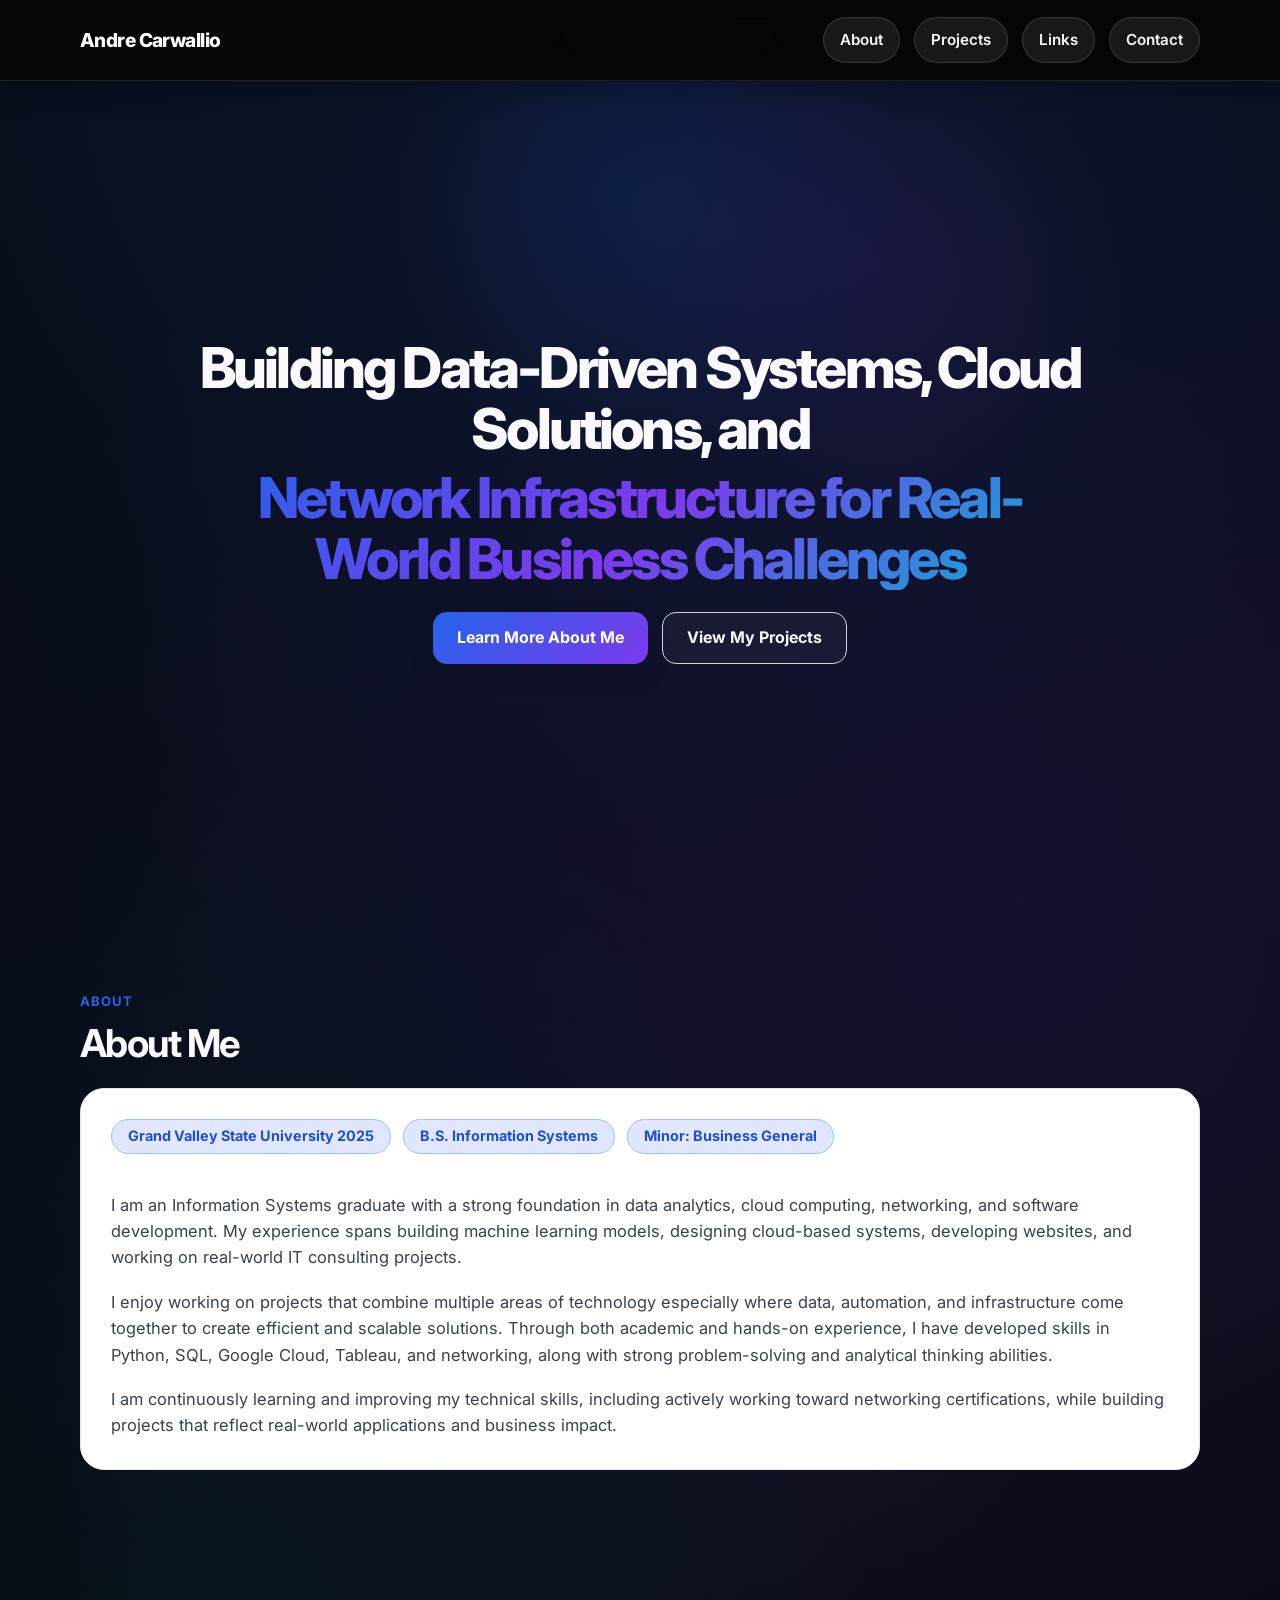
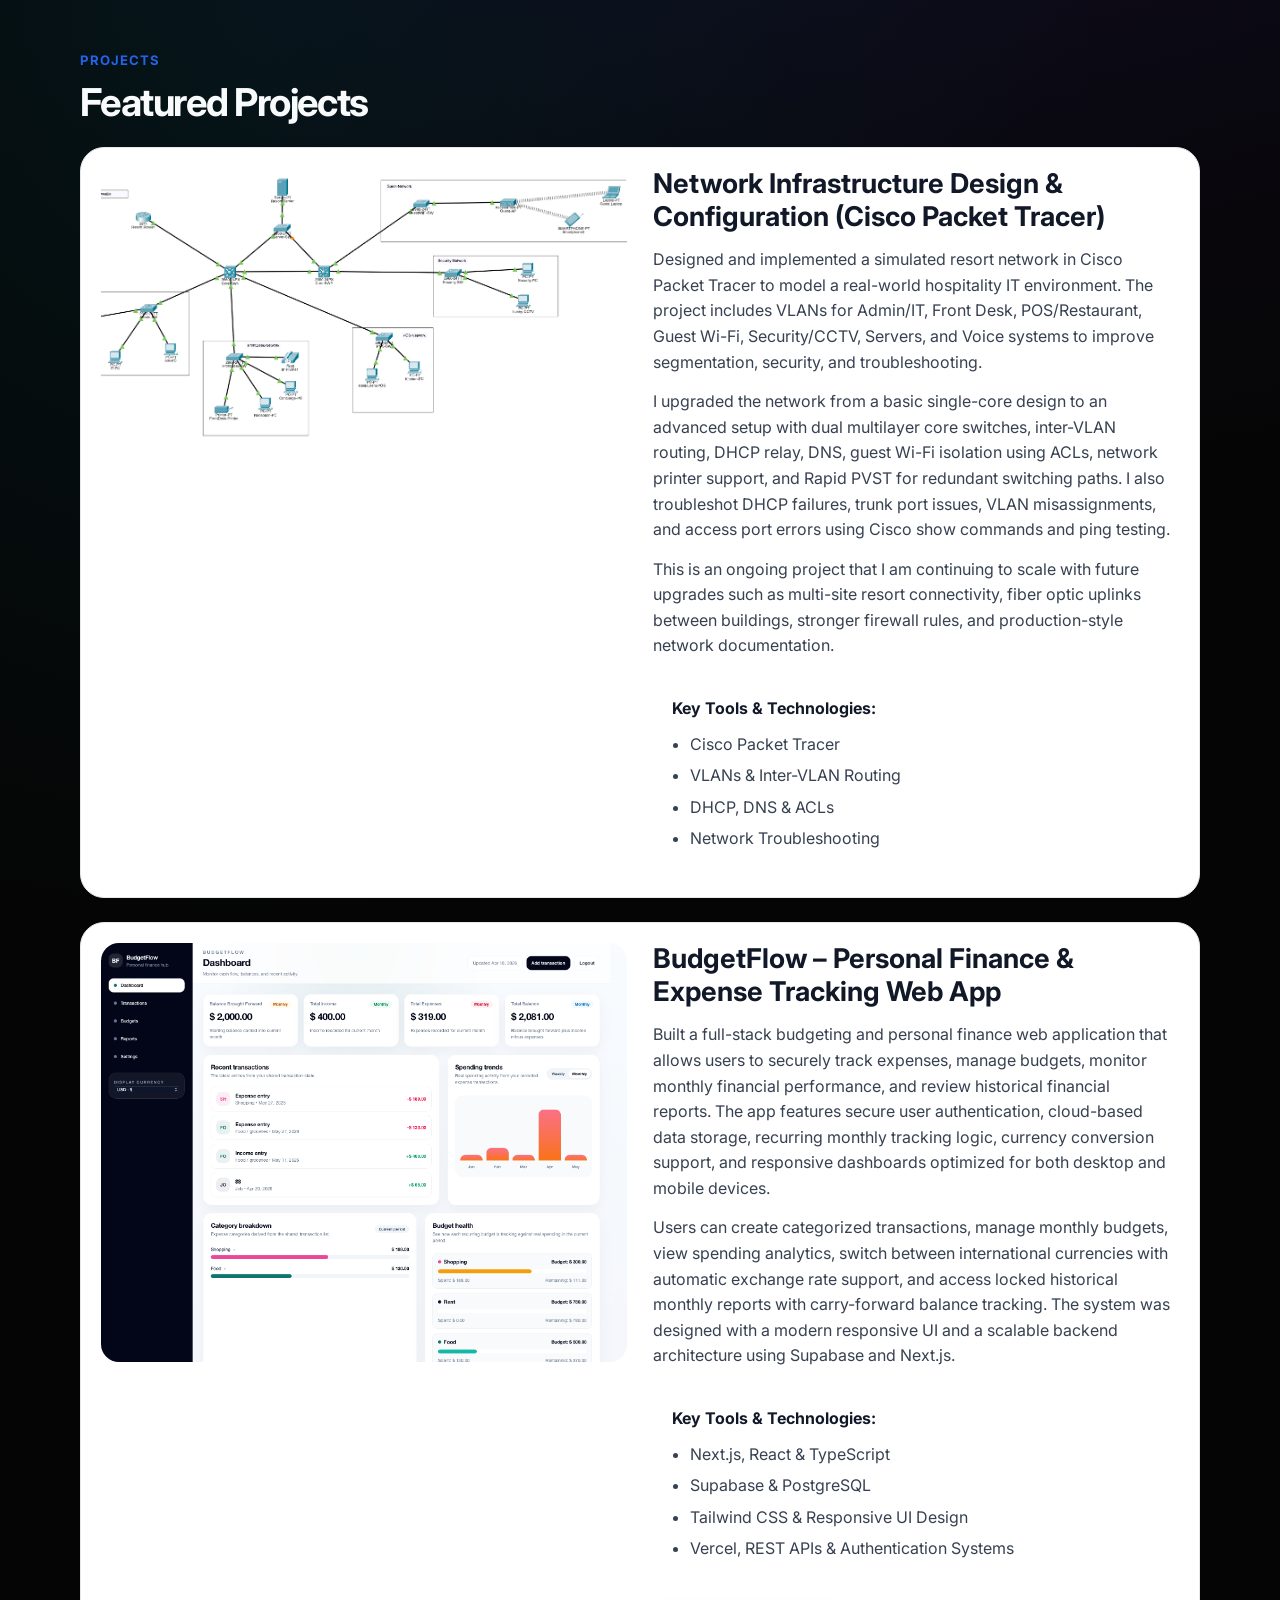
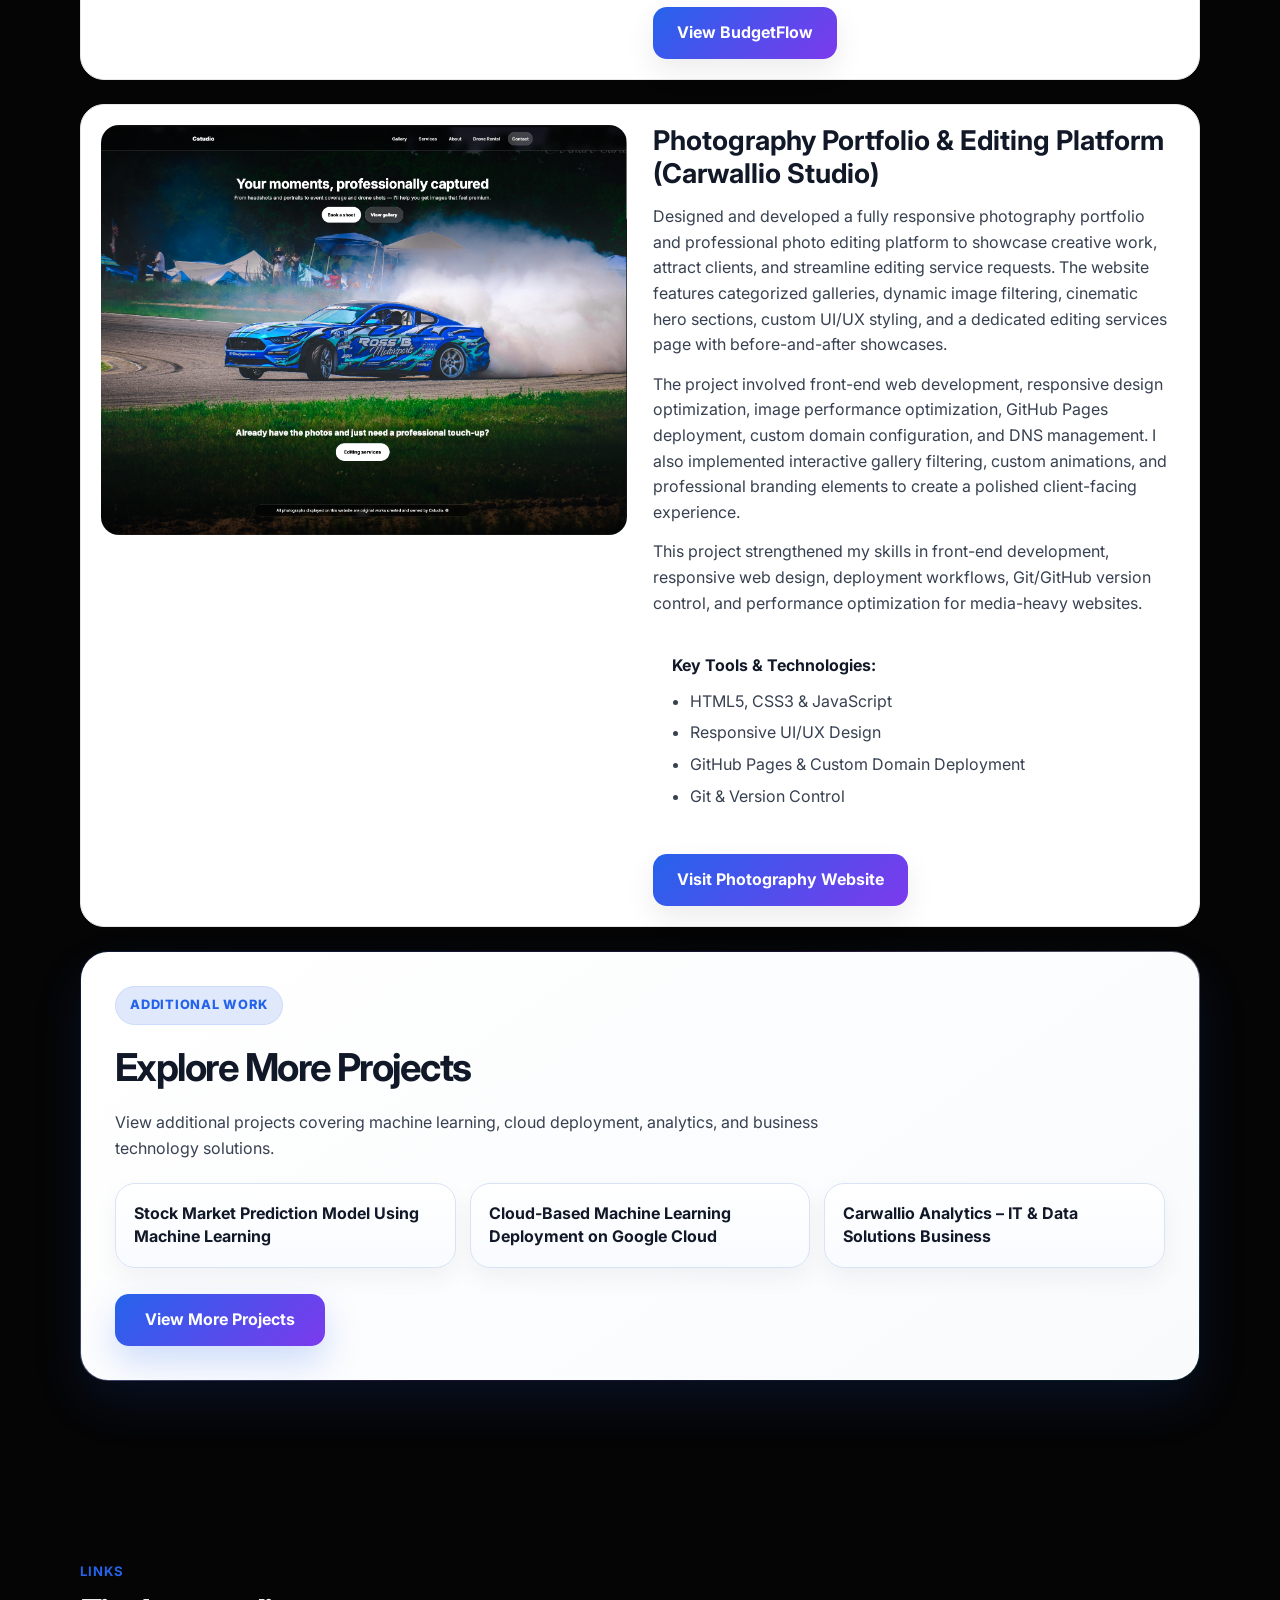
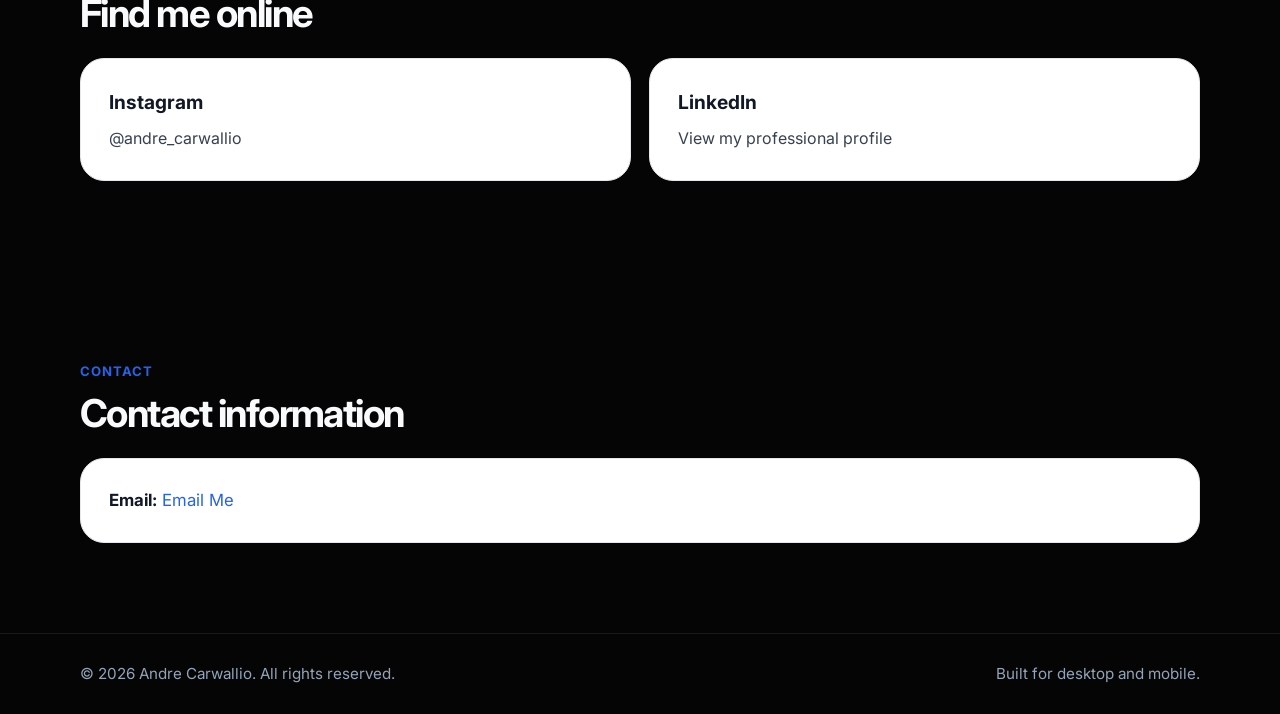
<file: index.html>
<!DOCTYPE html>
<html lang="en">
<head>
  <!-- =========================
     FAVICON (TAB ICON)
     ========================= -->
<link rel="icon" type="image/png" href="images/logo.png">

<!-- =========================
     SOCIAL SHARE PREVIEW
     ========================= -->
<meta property="og:title" content="Andre Carwallio Portfolio">
<meta property="og:description" content="Portfolio showcasing data analytics, cloud computing, and networking projects.">
<meta property="og:image" content="https://andrecarwallio.github.io/images/logo.png">
<meta property="og:url" content="https://andrecarwallio.github.io">
<meta property="og:type" content="website">

<!-- Twitter (also used by many platforms) -->
<meta name="twitter:card" content="summary_large_image">
<meta name="twitter:image" content="https://andrecarwallio.github.io/images/logo.png">

  <!-- =========================
       BASIC PAGE SETUP
       ========================= -->
  <meta charset="UTF-8" />
  <meta name="viewport" content="width=device-width, initial-scale=1.0" />
  <title>Andre Carwallio | Portfolio</title>
  <meta
    name="description"
    content="Professional portfolio of Andre Carwallio showcasing projects, skills, and contact information."
  />

  <!-- =========================
       GOOGLE FONT
       ========================= -->
  <link rel="preconnect" href="https://fonts.googleapis.com" />
  <link rel="preconnect" href="https://fonts.gstatic.com" crossorigin />
  <link
    href="https://fonts.googleapis.com/css2?family=Inter:wght@400;500;600;700;800;900&display=swap"
    rel="stylesheet"
  />

  <!-- =========================
       CSS FILE
       ========================= -->
  <link rel="stylesheet" href="style.css" />
</head>
<body>
  <!-- =========================
       HEADER / NAVIGATION
       ========================= -->
  <header class="site-header">
    <div class="container header-inner">
      <a href="#top" class="logo">Andre Carwallio</a>

      <nav class="nav" id="nav">
        <a href="#about">About</a>
        <a href="#projects">Projects</a>
        <a href="#links">Links</a>
        <a href="#contact">Contact</a>
      </nav>

      <button class="menu-toggle" id="menuToggle" aria-label="Open menu">
        ☰
      </button>
    </div>
  </header>

  <main id="top">
    <!-- =========================
         HERO SECTION
         ========================= -->
    <section class="hero">
      <div class="container hero-content">
        

        <h1>
          Building Data-Driven Systems, Cloud Solutions, and
          <span>Network Infrastructure for Real-World Business Challenges</span>
        </h1>

       

        <div class="hero-buttons">
          <a href="#about" class="btn btn-primary">Learn More About Me</a>
          <a href="#projects" class="btn btn-secondary">View My Projects</a>
        </div>
      </div>
    </section>

    <!-- =========================
         ABOUT SECTION
         ========================= -->
    <section class="about section" id="about">
      <div class="container section-shell">
        <div class="section-heading">
          <p class="section-tag">About</p>
          <h2>About Me</h2>
        </div>

        <div class="about-card">

                <!-- Capsules -->
                <div class="about-pills">
                  <span>Grand Valley State University 2025</span>
                  <span>B.S. Information Systems</span>
                  <span>Minor: Business General</span>
                </div>

                <!-- Paragraphs -->
                <p>
                  I am an Information Systems graduate with a strong foundation in data analytics, cloud computing, networking, and software development. My experience spans building machine learning models, designing cloud-based systems, developing websites, and working on real-world IT consulting projects.
                </p>

                <p>
                  I enjoy working on projects that combine multiple areas of technology especially where data, automation, and infrastructure come together to create efficient and scalable solutions. Through both academic and hands-on experience, I have developed skills in Python, SQL, Google Cloud, Tableau, and networking, along with strong problem-solving and analytical thinking abilities.
                </p>

                <p>
                  I am continuously learning and improving my technical skills, including actively working toward networking certifications, while building projects that reflect real-world applications and business impact.
                </p>

              </div>
            </div>
          </section>

    <!-- =========================
         PROJECTS SECTION
         ========================= -->
    <section class="projects section" id="projects">
      <div class="container section-shell">
        <div class="section-heading">
          <p class="section-tag">Projects</p>
          <h2>Featured Projects</h2>
        </div>

        <div class="project-list">
          <!-- =========================
               PROJECT 1
               ========================= -->
          <article class="project-card">
            <div class="project-image">
              <img src="images/networking-project.png" alt="Networking Project preview" />
            </div>
            <div class="project-content">
              <h3>Network Infrastructure Design &amp; Configuration (Cisco Packet Tracer)</h3>
              <p>
                Designed and implemented a simulated resort network in Cisco Packet Tracer to model a real-world hospitality IT environment. The project includes VLANs for Admin/IT, Front Desk, POS/Restaurant, Guest Wi-Fi, Security/CCTV, Servers, and Voice systems to improve segmentation, security, and troubleshooting.
              </p>
              <p>
                I upgraded the network from a basic single-core design to an advanced setup with dual multilayer core switches, inter-VLAN routing, DHCP relay, DNS, guest Wi-Fi isolation using ACLs, network printer support, and Rapid PVST for redundant switching paths. I also troubleshot DHCP failures, trunk port issues, VLAN misassignments, and access port errors using Cisco show commands and ping testing.
              </p>
              <p>
                This is an ongoing project that I am continuing to scale with future upgrades such as multi-site resort connectivity, fiber optic uplinks between buildings, stronger firewall rules, and production-style network documentation.
              </p>

              <div class="tools-block">
                <h4>Key Tools & Technologies:</h4>
                <ul>
                  <li>Cisco Packet Tracer</li>
                  <li>VLANs &amp; Inter-VLAN Routing</li>
                  <li>DHCP, DNS &amp; ACLs</li>
                  <li>Network Troubleshooting</li>
                </ul>
              </div>
            </div>
          </article>

          <!-- =========================
               PROJECT 2
               ========================= -->
          <article class="project-card">
            <div class="project-image">
              <img src="images/budgetflow.png" alt="BudgetFlow preview" />
            </div>
            <div class="project-content">
              <h3>BudgetFlow – Personal Finance &amp; Expense Tracking Web App</h3>
              <p>
                Built a full-stack budgeting and personal finance web application that allows users to securely track expenses, manage budgets, monitor monthly financial performance, and review historical financial reports. The app features secure user authentication, cloud-based data storage, recurring monthly tracking logic, currency conversion support, and responsive dashboards optimized for both desktop and mobile devices.
              </p>
              <p>
                Users can create categorized transactions, manage monthly budgets, view spending analytics, switch between international currencies with automatic exchange rate support, and access locked historical monthly reports with carry-forward balance tracking. The system was designed with a modern responsive UI and a scalable backend architecture using Supabase and Next.js.
              </p>

              <div class="tools-block">
                <h4>Key Tools & Technologies:</h4>
                <ul>
                  <li>Next.js, React &amp; TypeScript</li>
                  <li>Supabase &amp; PostgreSQL</li>
                  <li>Tailwind CSS &amp; Responsive UI Design</li>
                  <li>Vercel, REST APIs &amp; Authentication Systems</li>
                </ul>
              </div>

              <div class="project-actions">
                <a href="https://budgetflow-inky.vercel.app" class="btn btn-primary" target="_blank" rel="noopener noreferrer">
                  View BudgetFlow
                </a>
              </div>
            </div>
          </article>

          <!-- =========================
               PROJECT 3
               ========================= -->
          <article class="project-card">
            <div class="project-image">
              <img src="images/carwallio-studio.png" alt="Carwallio Studio preview" />
            </div>
            <div class="project-content">
              <h3>Photography Portfolio &amp; Editing Platform (Carwallio Studio)</h3>
              <p>
                Designed and developed a fully responsive photography portfolio and professional photo editing platform to showcase creative work, attract clients, and streamline editing service requests. The website features categorized galleries, dynamic image filtering, cinematic hero sections, custom UI/UX styling, and a dedicated editing services page with before-and-after showcases.
              </p>
              <p>
                The project involved front-end web development, responsive design optimization, image performance optimization, GitHub Pages deployment, custom domain configuration, and DNS management. I also implemented interactive gallery filtering, custom animations, and professional branding elements to create a polished client-facing experience.
              </p>
              <p>
                This project strengthened my skills in front-end development, responsive web design, deployment workflows, Git/GitHub version control, and performance optimization for media-heavy websites.
              </p>

              <div class="tools-block">
                <h4>Key Tools & Technologies:</h4>
                <ul>
                  <li>HTML5, CSS3 &amp; JavaScript</li>
                  <li>Responsive UI/UX Design</li>
                  <li>GitHub Pages &amp; Custom Domain Deployment</li>
                  <li>Git &amp; Version Control</li>
                </ul>
              </div>

              <div class="project-actions">
                <a href="https://carwallio.studio/index.html#top" class="btn btn-primary" target="_blank" rel="noopener noreferrer">
                  Visit Photography Website
                </a>
              </div>
            </div>
          </article>

        </div>

        <div class="more-projects-card">
          <div class="more-projects-content">
            <span class="more-projects-badge">Additional Work</span>
            <h3>Explore More Projects</h3>
            <p>
              View additional projects covering machine learning, cloud deployment, analytics, and business technology solutions.
            </p>

            <div class="more-projects-list">
              <div class="more-project-chip">Stock Market Prediction Model Using Machine Learning</div>
              <div class="more-project-chip">Cloud-Based Machine Learning Deployment on Google Cloud</div>
              <div class="more-project-chip">Carwallio Analytics &ndash; IT &amp; Data Solutions Business</div>
            </div>

            <div class="more-projects-actions">
              <a href="more-projects.html" class="btn btn-primary">View More Projects</a>
            </div>
          </div>
        </div>
      </div>
    </section>

    <!-- =========================
     LINKS SECTION
     ========================= -->
<section class="links section" id="links">
  <div class="container section-shell">
    <div class="section-heading">
      <p class="section-tag">Links</p>
      <h2>Find me online</h2>
    </div>

    <div class="links-grid">
      <!-- Instagram -->
      <a href="https://www.instagram.com/andre_carwallio/" class="link-card" target="_blank" rel="noopener noreferrer">
        <h3>Instagram</h3>
        <p>@andre_carwallio</p>
      </a>

      <!-- LinkedIn -->
      <a href="https://www.linkedin.com/in/andrecarwallio/" class="link-card" target="_blank" rel="noopener noreferrer">
        <h3>LinkedIn</h3>
        <p>View my professional profile</p>
      </a>
    </div>
  </div>
</section>

    <!-- =========================
         CONTACT SECTION
         ========================= -->
    <section class="contact section" id="contact">
      <div class="container section-shell">
        <div class="section-heading">
          <p class="section-tag">Contact</p>
          <h2>Contact information</h2>
        </div>

        <div class="contact-card">
          <p><strong>Email:</strong> <a href="mailto:carets-images.6t@icloud.com">Email Me</a></p>
        </div>
      </div>
    </section>
  </main>

  <!-- =========================
       FOOTER
       ========================= -->
  <footer class="site-footer">
    <div class="container footer-inner">
      <p>© 2026 Andre Carwallio. All rights reserved.</p>
      <p>Built for desktop and mobile.</p>
    </div>
  </footer>

  <!-- =========================
       JAVASCRIPT FILE
       ========================= -->
  <script src="script.js"></script>
</body>
</html>
</file>
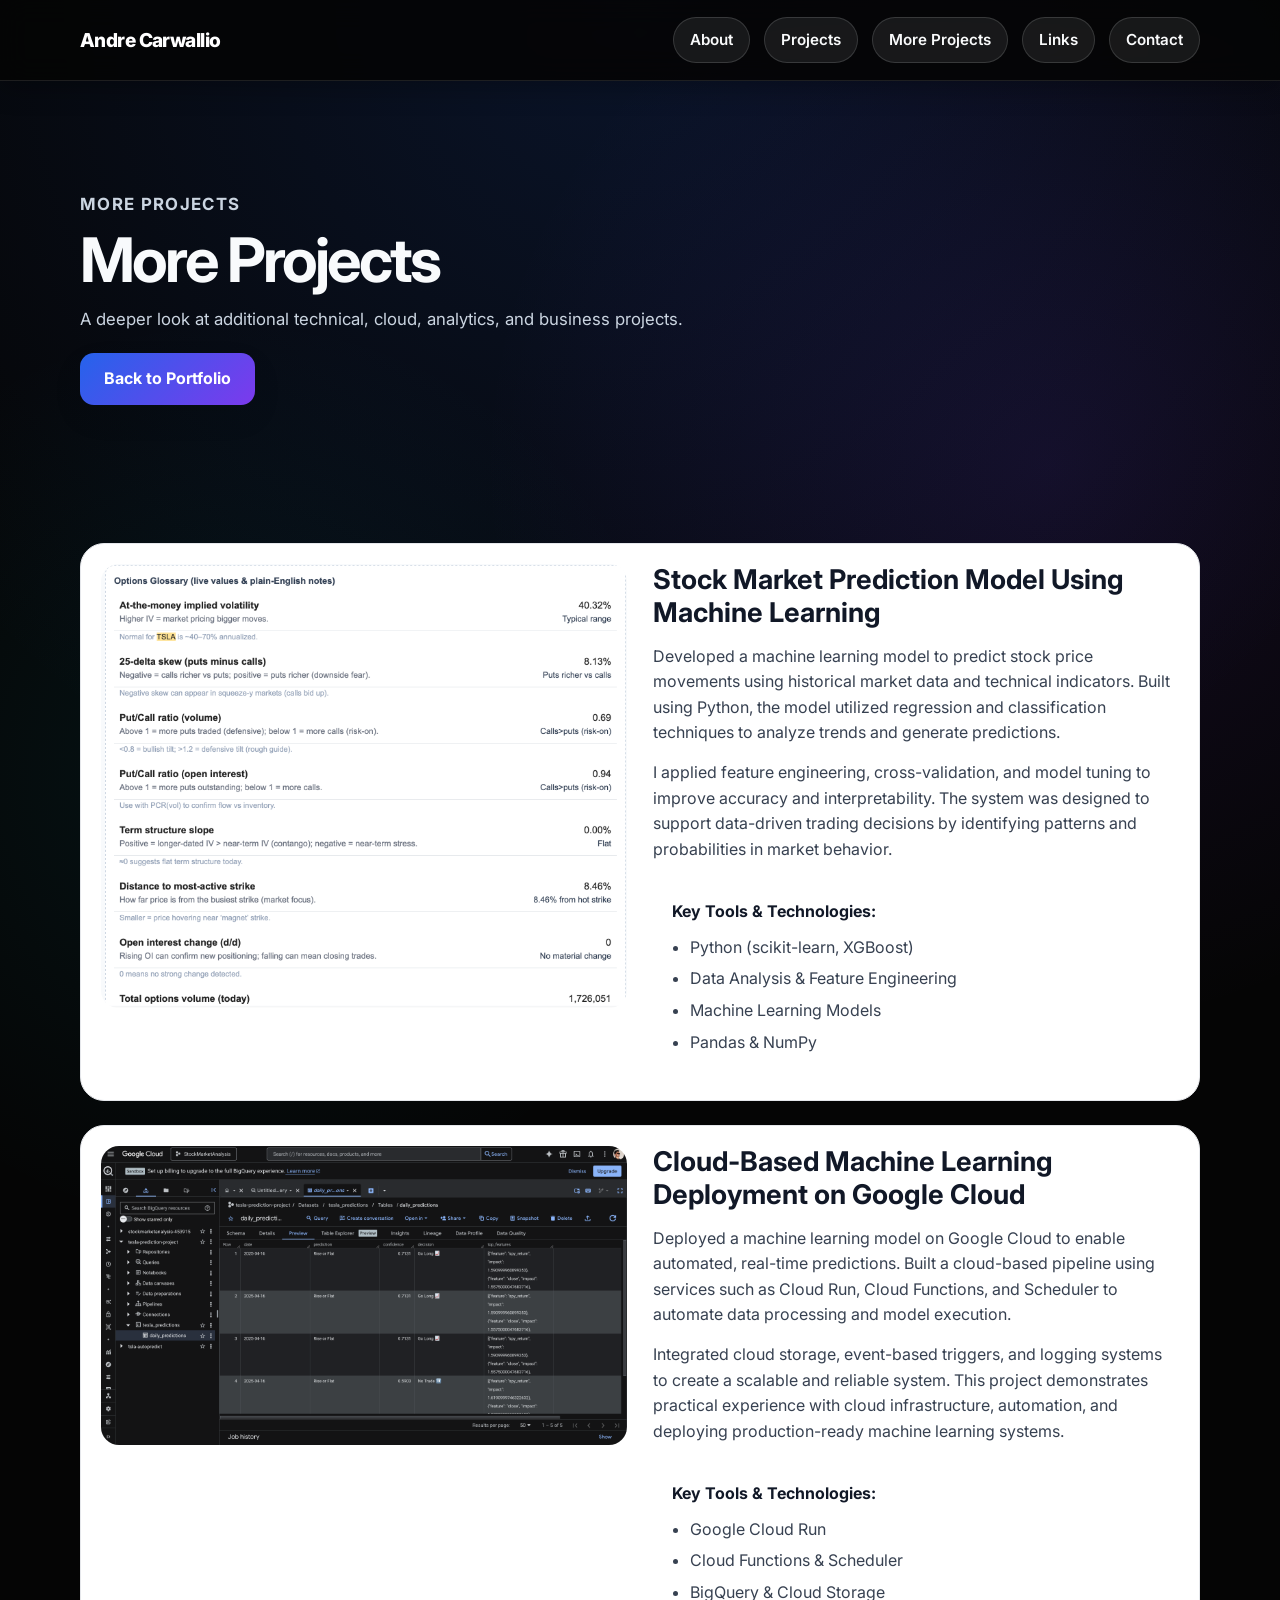
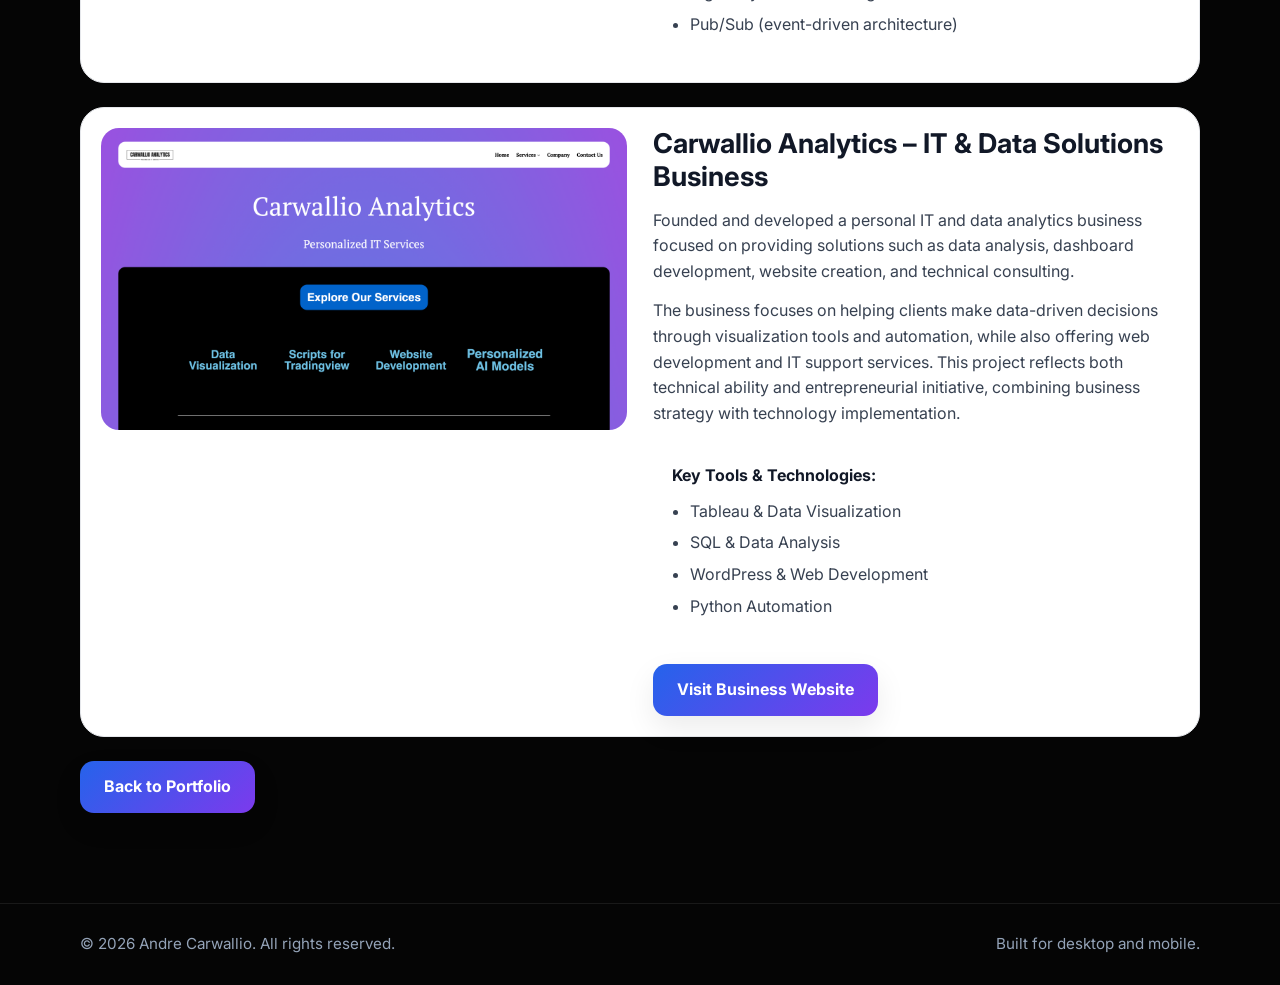
<file: more-projects.html>
<!DOCTYPE html>
<html lang="en">
<head>
  <link rel="icon" type="image/png" href="images/logo.png">
  <meta property="og:title" content="Andre Carwallio Portfolio">
  <meta property="og:description" content="Portfolio showcasing data analytics, cloud computing, and networking projects.">
  <meta property="og:image" content="https://andrecarwallio.github.io/images/logo.png">
  <meta property="og:url" content="https://andrecarwallio.github.io/more-projects.html">
  <meta property="og:type" content="website">
  <meta name="twitter:card" content="summary_large_image">
  <meta name="twitter:image" content="https://andrecarwallio.github.io/images/logo.png">
  <meta charset="UTF-8" />
  <meta name="viewport" content="width=device-width, initial-scale=1.0" />
  <title>Andre Carwallio | More Projects</title>
  <meta
    name="description"
    content="Additional projects from Andre Carwallio covering machine learning, cloud deployment, and business-focused technology work."
  />
  <link rel="preconnect" href="https://fonts.googleapis.com" />
  <link rel="preconnect" href="https://fonts.gstatic.com" crossorigin />
  <link
    href="https://fonts.googleapis.com/css2?family=Inter:wght@400;500;600;700;800;900&display=swap"
    rel="stylesheet"
  />
  <link rel="stylesheet" href="style.css" />
</head>
<body>
  <header class="site-header">
    <div class="container header-inner">
      <a href="index.html#top" class="logo">Andre Carwallio</a>

      <nav class="nav" id="nav">
        <a href="index.html#about">About</a>
        <a href="index.html#projects">Projects</a>
        <a href="#top">More Projects</a>
        <a href="index.html#links">Links</a>
        <a href="index.html#contact">Contact</a>
      </nav>

      <button class="menu-toggle" id="menuToggle" aria-label="Open menu">
        ☰
      </button>
    </div>
  </header>

  <main id="top">
    <section class="page-hero">
      <div class="container page-hero-shell">
        <div class="page-hero-copy">
          <p class="section-tag">More Projects</p>
          <h1>More Projects</h1>
          <p>A deeper look at additional technical, cloud, analytics, and business projects.</p>
        </div>

        <div class="page-hero-actions">
          <a href="index.html" class="btn btn-primary">Back to Portfolio</a>
        </div>
      </div>
    </section>

    <section class="projects section">
      <div class="container section-shell">
        <div class="project-list">
          <article class="project-card">
            <div class="project-image">
              <img src="images/stock-model.png" alt="Stock Market Machine Learning Model preview" />
            </div>
            <div class="project-content">
              <h3>Stock Market Prediction Model Using Machine Learning</h3>
              <p>
                Developed a machine learning model to predict stock price movements using historical market data and technical indicators. Built using Python, the model utilized regression and classification techniques to analyze trends and generate predictions.
              </p>
              <p>
                I applied feature engineering, cross-validation, and model tuning to improve accuracy and interpretability. The system was designed to support data-driven trading decisions by identifying patterns and probabilities in market behavior.
              </p>

              <div class="tools-block">
                <h4>Key Tools &amp; Technologies:</h4>
                <ul>
                  <li>Python (scikit-learn, XGBoost)</li>
                  <li>Data Analysis &amp; Feature Engineering</li>
                  <li>Machine Learning Models</li>
                  <li>Pandas &amp; NumPy</li>
                </ul>
              </div>
            </div>
          </article>

          <article class="project-card">
            <div class="project-image">
              <img src="images/cloud-deployment.png" alt="Google Cloud Deployment Project preview" />
            </div>
            <div class="project-content">
              <h3>Cloud-Based Machine Learning Deployment on Google Cloud</h3>
              <p>
                Deployed a machine learning model on Google Cloud to enable automated, real-time predictions. Built a cloud-based pipeline using services such as Cloud Run, Cloud Functions, and Scheduler to automate data processing and model execution.
              </p>
              <p>
                Integrated cloud storage, event-based triggers, and logging systems to create a scalable and reliable system. This project demonstrates practical experience with cloud infrastructure, automation, and deploying production-ready machine learning systems.
              </p>

              <div class="tools-block">
                <h4>Key Tools &amp; Technologies:</h4>
                <ul>
                  <li>Google Cloud Run</li>
                  <li>Cloud Functions &amp; Scheduler</li>
                  <li>BigQuery &amp; Cloud Storage</li>
                  <li>Pub/Sub (event-driven architecture)</li>
                </ul>
              </div>
            </div>
          </article>

          <article class="project-card">
            <div class="project-image">
              <img src="images/carwallio-analytics.png" alt="Carwallio Analytics project preview" />
            </div>
            <div class="project-content">
              <h3>Carwallio Analytics &ndash; IT &amp; Data Solutions Business</h3>
              <p>
                Founded and developed a personal IT and data analytics business focused on providing solutions such as data analysis, dashboard development, website creation, and technical consulting.
              </p>
              <p>
                The business focuses on helping clients make data-driven decisions through visualization tools and automation, while also offering web development and IT support services. This project reflects both technical ability and entrepreneurial initiative, combining business strategy with technology implementation.
              </p>

              <div class="tools-block">
                <h4>Key Tools &amp; Technologies:</h4>
                <ul>
                  <li>Tableau &amp; Data Visualization</li>
                  <li>SQL &amp; Data Analysis</li>
                  <li>WordPress &amp; Web Development</li>
                  <li>Python Automation</li>
                </ul>
              </div>

              <div class="project-actions">
                <a href="https://carwallio.com" class="btn btn-primary" target="_blank" rel="noopener noreferrer">
                  Visit Business Website
                </a>
              </div>
            </div>
          </article>
        </div>

        <div class="page-hero-actions">
          <a href="index.html" class="btn btn-primary">Back to Portfolio</a>
        </div>
      </div>
    </section>
  </main>

  <footer class="site-footer">
    <div class="container footer-inner">
      <p>© 2026 Andre Carwallio. All rights reserved.</p>
      <p>Built for desktop and mobile.</p>
    </div>
  </footer>

  <script src="script.js"></script>
</body>
</html>
</file>
<file: style.css>
/* =========================
   QUICK EDITS / THEME CONTROLS
   Change these values only
   to recolor the whole website
   ========================= */
:root {
  --bg-base: #050505;
  --bg-glow-1: rgba(37, 99, 235, 0.16);
  --bg-glow-2: rgba(124, 58, 237, 0.12);
  --bg-glow-3: rgba(6, 182, 212, 0.08);

  --text-main: #111827;
  --text-soft: #374151;
  --text-muted: #6b7280;
  --text-on-dark: #f8fafc;
  --text-on-dark-soft: #cbd5e1;
  --text-on-dark-muted: #94a3b8;

  --accent-1: #2563eb;
  --accent-2: #7c3aed;
  --accent-3: #06b6d4;
  --accent-text: #2563eb;
  --accent-link: #2563eb;

  --card-bg: #ffffff;
  --card-bg-hover: #f3f4f6;
  --pill-bg: #eef2ff;

  --border-light: #e5e7eb;
  --border-medium: #d1d5db;
  --border-strong: #c7d2fe;

  --hero-text-gradient: linear-gradient(135deg, #2563eb, #7c3aed, #06b6d4);
  --button-gradient: linear-gradient(135deg, #2563eb, #7c3aed);
  --btn-secondary-bg: rgba(255, 255, 255, 0.04);

  --button-shadow: 0 12px 30px rgba(0, 0, 0, 0.08);
}


/* =========================
   GLOBAL RESET / BASE
   ========================= */
* {
  margin: 0;
  padding: 0;
  box-sizing: border-box;
}

html {
  scroll-behavior: smooth;
}

body {
  font-family: 'Inter', sans-serif;
  background:
    radial-gradient(circle at 50% 0%, var(--bg-glow-1), transparent 34%),
    radial-gradient(circle at 82% 18%, var(--bg-glow-2), transparent 24%),
    radial-gradient(circle at 18% 30%, var(--bg-glow-3), transparent 22%),
    var(--bg-base);
  color: var(--text-on-dark);
  line-height: 1.6;
}

a {
  text-decoration: none;
  color: inherit;
}

img {
  max-width: 100%;
  display: block;
}

.container {
  width: min(1120px, calc(100% - 40px));
  margin: 0 auto;
}

.section {
  padding: 90px 0;
}

/* =========================
   HEADER / NAVIGATION
   ========================= */
.site-header {
  position: sticky;
  top: 0;
  z-index: 1000;
  background: rgba(5, 5, 5, 0.9);
  backdrop-filter: blur(14px);
  border-bottom: 1px solid rgba(255, 255, 255, 0.1);
  box-shadow: 0 8px 24px rgba(0, 0, 0, 0.28);
}

.header-inner {
  min-height: 80px;
  display: flex;
  align-items: center;
  justify-content: space-between;
  position: relative;
}

.logo {
  font-size: 1.2rem;
  font-weight: 800;
  letter-spacing: -0.03em;
  color: #ffffff;
}

.nav {
  display: flex;
  gap: 14px;
  align-items: center;
}

.nav a {
  padding: 10px 16px;
  border-radius: 999px;
  background: rgba(255, 255, 255, 0.08);
  color: #f9fafb;
  font-weight: 600;
  font-size: 0.95rem;
  transition: 0.25s ease;
  border: 1px solid rgba(255, 255, 255, 0.14);
}

.nav a:hover {
  background: linear-gradient(135deg, #2563eb, #7c3aed);
  color: #ffffff;
  border-color: transparent;
}

.menu-toggle {
  display: none;
  background: transparent;
  border: none;
  color: #ffffff;
  font-size: 1.6rem;
  cursor: pointer;
}


/* =========================
   HERO SECTION
   ========================= */
.hero {
  position: relative;
  padding: 110px 0 80px;
  min-height: calc(100vh - 80px);
  display: flex;
  align-items: center;
  text-align: center;
}

.hero::before {
  content: "";
  position: absolute;
  inset: 0;
  background:
    radial-gradient(circle at 50% 15%, rgba(37, 99, 235, 0.14), transparent 28%),
    radial-gradient(circle at 68% 22%, rgba(124, 58, 237, 0.1), transparent 24%);
  pointer-events: none;
}

.hero-content {
  position: relative;
  z-index: 1;
  max-width: 900px;
  margin: 0 auto;
}

.eyebrow {
  display: inline-block;
  margin-bottom: 18px;
  padding: 8px 16px;
  border-radius: 999px;
  background: color-mix(in srgb, var(--accent-1) 12%, transparent);
  color: var(--accent-link);
  font-size: 0.9rem;
  font-weight: 700;
  letter-spacing: 0.02em;
}

.hero h1 {
  font-size: clamp(2.1rem, 4.4vw, 4rem);
  line-height: 1.08;
  letter-spacing: -0.05em;
  margin-bottom: 22px;
  font-weight: 800;
  color: var(--text-on-dark);
}

.hero h1 span {
  display: block;
  margin-top: 8px;
  background: var(--hero-text-gradient);
  -webkit-background-clip: text;
  -webkit-text-fill-color: transparent;
  background-clip: text;
  color: transparent;
}

.hero-description {
  max-width: 820px;
  margin: 0 auto 16px;
  font-size: 1.02rem;
  color: #c9d2e3;
}

.hero-description-secondary {
  margin-bottom: 30px;
}

.hero-buttons {
  display: flex;
  justify-content: center;
  gap: 14px;
  flex-wrap: wrap;
  margin-bottom: 10px;
}

.btn {
  display: inline-flex;
  align-items: center;
  justify-content: center;
  min-height: 52px;
  padding: 0 24px;
  border-radius: 14px;
  font-weight: 700;
  transition: 0.25s ease;
}

.btn-primary {
  background: var(--button-gradient);
  color: white;
  box-shadow: var(--button-shadow);
}

.btn-primary:hover {
  transform: translateY(-2px);
}

.btn-secondary {
  border: 1px solid var(--border-medium);
  color: var(--text-on-dark);
  background: var(--btn-secondary-bg);
}

.btn-secondary:hover {
  background: rgba(255, 255, 255, 0.08);
}

/* =========================
   SHARED SECTION STYLING
   ========================= */
.section-shell {
  display: flex;
  flex-direction: column;
  gap: 24px;
}

.section-tag {
  color: var(--accent-text);
  font-weight: 700;
  text-transform: uppercase;
  letter-spacing: 0.08em;
  font-size: 0.82rem;
  margin-bottom: 10px;
}

.section-heading h2 {
  font-size: clamp(1.9rem, 3vw, 3rem);
  line-height: 1.1;
  letter-spacing: -0.04em;
  color: var(--text-on-dark);
}

.about-card,
.project-card,
.link-card,
.contact-card {
  border-radius: 24px;
  background: var(--card-bg);
  border: 1px solid var(--border-light);
}

/* =========================
   ABOUT SECTION
   ========================= */
.about-card {
  padding: 30px;
  display: flex;
  flex-direction: column;
  gap: 18px;
}

.about-card p {
  color: var(--text-soft);
  font-size: 1.03rem;
}

/* =========================
   ABOUT CAPSULES
   ========================= */
.about-pills {
  display: flex;
  flex-wrap: wrap;
  gap: 12px;
  margin-bottom: 20px;
  align-items: center;
}

.about-pills span {
  display: flex;
  align-items: center;
  justify-content: center;
  width: max-content;
  padding: 9px 16px;
  border-radius: 999px;
  background: #e0e7ff;
  border: 1px solid #93c5fd;
  color: #1d4ed8;
  font-weight: 700;
  font-size: 0.9rem;
  line-height: 1;
  white-space: nowrap;
}

/* =========================
   PROJECTS SECTION
   ========================= */
.project-list {
  display: flex;
  flex-direction: column;
  gap: 24px;
}

.project-card {
  display: grid;
  grid-template-columns: 1fr 1fr;
  gap: 26px;
  padding: 20px;
  align-items: start;
}

.more-projects-list {
  display: grid;
  grid-template-columns: repeat(3, minmax(0, 1fr));
  gap: 14px;
}

.more-projects-card {
  position: relative;
  overflow: hidden;
  padding: 1px;
  border-radius: 28px;
  background: linear-gradient(135deg, rgba(37, 99, 235, 0.22), rgba(124, 58, 237, 0.18), rgba(6, 182, 212, 0.16));
  box-shadow: 0 22px 50px rgba(37, 99, 235, 0.12);
}

.more-projects-card::before {
  content: "";
  position: absolute;
  inset: 0;
  background:
    radial-gradient(circle at top right, rgba(255, 255, 255, 0.34), transparent 34%),
    radial-gradient(circle at bottom left, rgba(191, 219, 254, 0.28), transparent 28%);
  pointer-events: none;
}

.more-projects-content {
  position: relative;
  z-index: 1;
  padding: 34px;
  border-radius: 27px;
  background:
    linear-gradient(145deg, rgba(255, 255, 255, 0.96), rgba(248, 250, 252, 0.94)),
    var(--card-bg);
  display: flex;
  flex-direction: column;
  gap: 22px;
}

.more-projects-badge {
  display: inline-flex;
  align-items: center;
  width: max-content;
  padding: 8px 14px;
  border-radius: 999px;
  background: color-mix(in srgb, var(--accent-1) 14%, white);
  border: 1px solid color-mix(in srgb, var(--accent-1) 24%, white);
  color: var(--accent-1);
  font-size: 0.8rem;
  font-weight: 800;
  letter-spacing: 0.06em;
  text-transform: uppercase;
}

.more-projects-content h3 {
  font-size: clamp(1.7rem, 3vw, 2.5rem);
  line-height: 1.08;
  letter-spacing: -0.04em;
  color: var(--text-main);
}

.more-projects-content p {
  color: var(--text-soft);
  max-width: 720px;
  font-size: 1rem;
}

.more-project-chip {
  min-height: 100%;
  padding: 18px 18px 20px;
  border-radius: 20px;
  background: linear-gradient(180deg, #ffffff, #f8fbff);
  border: 1px solid #d8e3f4;
  color: var(--text-main);
  font-weight: 700;
  line-height: 1.4;
  box-shadow: 0 10px 24px rgba(15, 23, 42, 0.05);
  transition: transform 0.25s ease, box-shadow 0.25s ease, border-color 0.25s ease, background 0.25s ease;
}

.more-project-chip:hover {
  transform: translateY(-3px);
  border-color: #b8c9f0;
  background: linear-gradient(180deg, #ffffff, #eef4ff);
  box-shadow: 0 16px 30px rgba(37, 99, 235, 0.12);
}

.more-projects-actions {
  display: flex;
  justify-content: flex-start;
  padding-top: 4px;
}

.more-projects-actions .btn-primary {
  min-width: 210px;
  box-shadow: 0 16px 36px rgba(37, 99, 235, 0.22);
}

.page-hero {
  padding: 110px 0 48px;
}

.page-hero-shell {
  display: flex;
  flex-direction: column;
  gap: 20px;
}

.page-hero-copy {
  max-width: 760px;
}

.page-hero-copy h1 {
  font-size: clamp(2.2rem, 4.8vw, 4rem);
  line-height: 1.05;
  letter-spacing: -0.05em;
  margin-bottom: 14px;
  color: var(--text-on-dark);
}

.page-hero-copy p {
  color: var(--text-on-dark-soft);
  font-size: 1.05rem;
}

.page-hero-actions {
  display: flex;
  flex-wrap: wrap;
  gap: 14px;
}

.project-image img {
  width: 100%;
  height: 100%;
  min-height: 280px;
  object-fit: cover;
  border-radius: 18px;
}

.project-content {
  padding-right: 8px;
}

.project-label {
  color: var(--accent-text);
  font-weight: 700;
  font-size: 0.82rem;
  text-transform: uppercase;
  letter-spacing: 0.08em;
  margin-bottom: 8px;
}

.project-content h3 {
  font-size: 1.7rem;
  line-height: 1.2;
  margin-bottom: 14px;
  color: var(--text-main);
}

.project-content p {
  color: var(--text-soft);
  font-size: 1rem;
  margin-bottom: 14px;
}

.tools-block {
  margin-top: 18px;
  padding: 18px;
  border-radius: 18px;
  background: var(--card-bg);
  border: 1px solid rgba(255, 255, 255, 0.06);
}

.tools-block h4 {
  font-size: 1rem;
  margin-bottom: 10px;
  color: var(--text-main);
}

.tools-block ul {
  padding-left: 18px;
}

.tools-block li {
  color: var(--text-soft);
  margin-bottom: 6px;
}

.project-actions {
  margin-top: 20px;
}

/* =========================
   LINKS SECTION
   ========================= */
.links-grid {
  display: grid;
  grid-template-columns: repeat(2, 1fr);
  gap: 18px;
}

.link-card {
  padding: 28px;
  transition: 0.25s ease;
}

.link-card:hover {
  transform: translateY(-4px);
  background: #eef2ff;
  border-color: #c7d2fe;
}

.link-card h3 {
  margin-bottom: 8px;
  font-size: 1.2rem;
  color: var(--text-main);
}

.link-card p {
  color: var(--text-soft);
}

/* =========================
   CONTACT SECTION
   ========================= */
.contact-card {
  padding: 28px;
}

.contact-card p {
  color: var(--text-soft);
  font-size: 1.05rem;
}

.contact-card strong {
  color: var(--text-main);
  font-weight: 700;
}

.contact-card a {
  color: var(--accent-link);
}

/* =========================
   FOOTER
   ========================= */
.site-footer {
  padding: 28px 0;
  border-top: 1px solid rgba(255, 255, 255, 0.08);
}

.footer-inner {
  display: flex;
  justify-content: space-between;
  gap: 20px;
  color: var(--text-on-dark-muted);
  font-size: 0.95rem;
}

/* =========================
   TABLET
   ========================= */
@media (max-width: 992px) {
  .project-card,
  .links-grid {
    grid-template-columns: 1fr;
  }

  .hero {
    min-height: auto;
    padding: 100px 0 75px;
  }
}

/* =========================
   MOBILE
   ========================= */
@media (max-width: 768px) {
  .container {
    width: min(100% - 28px, 1120px);
  }

  .header-inner {
    min-height: 72px;
  }

  .nav {
    position: absolute;
    top: 72px;
    right: 0;
    left: 0;
    display: none;
    flex-direction: column;
    gap: 12px;
    padding: 18px;
    border-radius: 20px;
    background: rgba(9, 9, 11, 0.98);
    border: 1px solid rgba(255, 255, 255, 0.1);
    margin-top: 8px;
    box-shadow: 0 16px 40px rgba(0, 0, 0, 0.32);
  }

  .nav.show {
    display: flex;
  }

  .nav a {
    width: 100%;
    text-align: center;
  }

  .menu-toggle {
    display: block;
  }

  .hero {
    min-height: auto;
    padding: 78px 0 56px;
  }

  .hero h1 {
    font-size: clamp(1.9rem, 8vw, 2.8rem);
  }

  .hero-description {
    font-size: 0.98rem;
  }

  .section {
    padding: 70px 0;
  }

  .project-card {
    padding: 16px;
    gap: 18px;
  }

  .project-image img {
    min-height: 220px;
  }

  .project-content h3 {
    font-size: 1.35rem;
  }

  .about-card,
  .link-card,
  .contact-card,
  .tools-block,
  .more-projects-content {
    padding: 22px;
  }

  .more-projects-list {
    grid-template-columns: 1fr;
  }

  .page-hero {
    padding: 82px 0 38px;
  }

  .footer-inner {
    flex-direction: column;
  }
}
</file>
